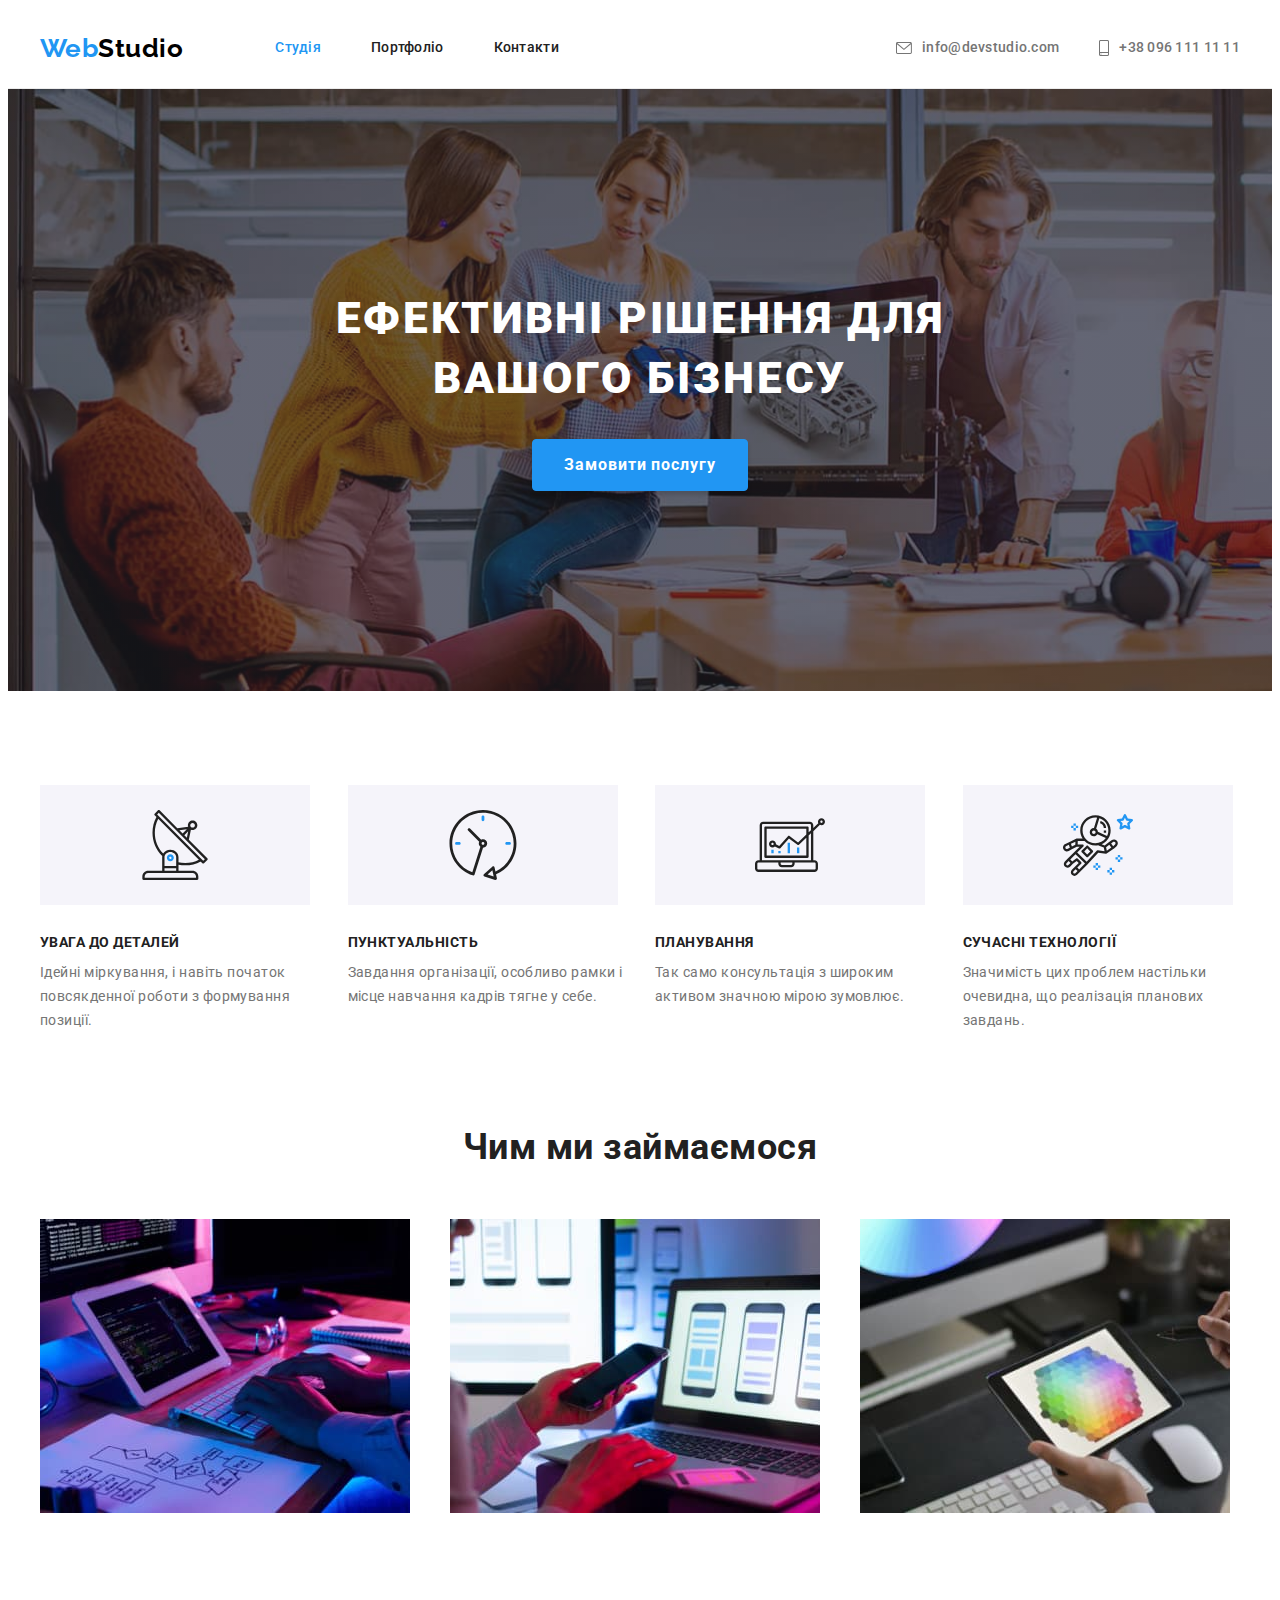
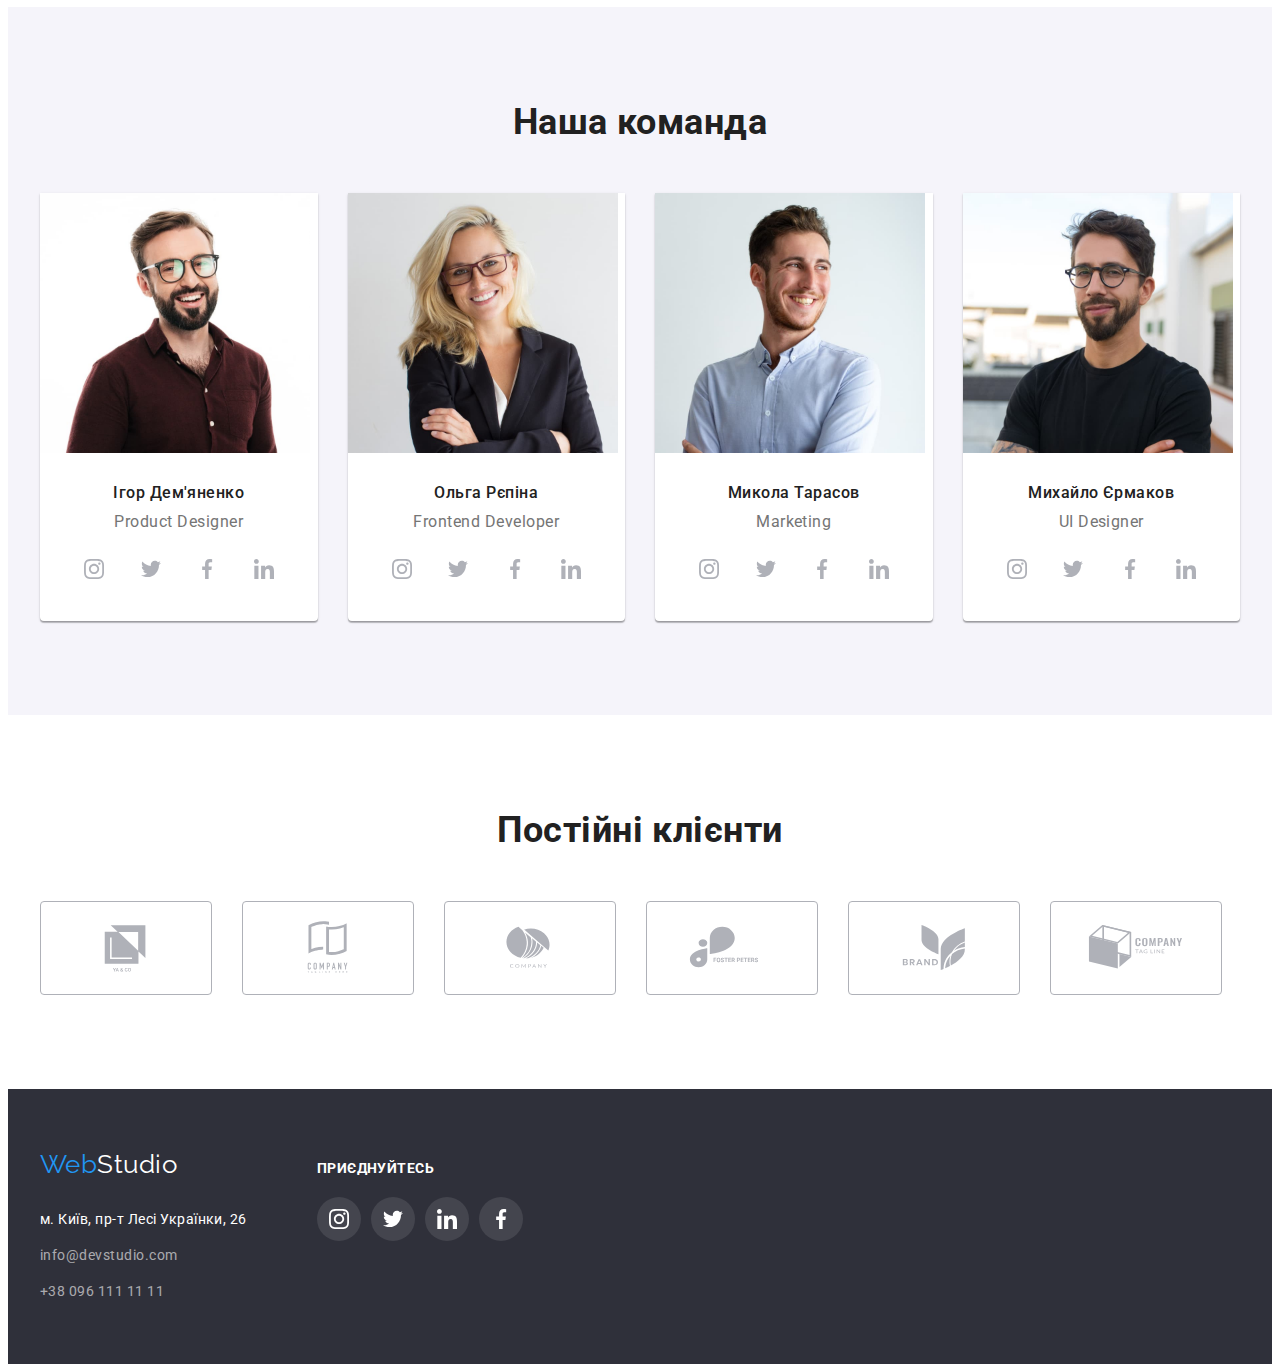
<file: index.html>
<!DOCTYPE html>
<html lang="uk">

<head>
  <meta charset="UTF-8" />
  <meta http-equiv="X-UA-Compatible" content="IE=edge" />
  <meta name="viewport" content="width=device-width, initial-scale=1.0" />
  <title>Студія</title>
  <link rel="preconnect" href="https://fonts.googleapis.com" />
  <link rel="preconnect" href="https://fonts.gstatic.com" crossorigin />
  <link href="https://fonts.googleapis.com/css2?family=Raleway:wght@700&family=Roboto:wght@400;500;700;900&display=swap"
    rel="stylesheet" />
  <link rel="stylesheet" href="https://cdnjs.cloudflare.com/ajax/libs/modern-normalize/1.1.0/modern-normalize.min.css"
    integrity="sha512-wpPYUAdjBVSE4KJnH1VR1HeZfpl1ub8YT/NKx4PuQ5NmX2tKuGu6U/JRp5y+Y8XG2tV+wKQpNHVUX03MfMFn9Q=="
    crossorigin="anonymous" referrerpolicy="no-referrer" />
  <link rel="stylesheet" href="./css/styles.css" />
</head>

<body>
  <!-- Header -->
  <header class="header">
    <div class="container header-container">
      <nav class="navigation">
        <a class="logo link" href="/" lang="en"><span class="logo-color">Web</span>Studio</a>
        <ul class="nav-list list">
          <li class="nav-list-item">
            <a class="link nav-list-link nav-list-active-page" href="">Студія</a>
          </li>
          <li class="nav-list-item">
            <a class="link nav-list-link" href="./portfolio.html">Портфоліо</a>
          </li>
          <li class="nav-list-item">
            <a class="link nav-list-link" href="">Контакти</a>
          </li>
        </ul>
      </nav>
      <ul class="list contact">
        <li class="contact-item">
          <a class="link contact-mail" href="mailto:info@devstudio.com"><svg class="contact-icon" width="16"
              height="12">
              <use href="./images/icons.svg#envelope"></use>
            </svg>info@devstudio.com</a>
        </li>
        <li class="contact-item">
          <a class="link contact-tel" href="tel:+380961111111"><svg class="contact-icon" width="10" height="16">
              <use href="./images/icons.svg#smartphone"></use>
            </svg>+38 096 111 11 11</a>
        </li>
      </ul>
    </div>
  </header>
  <main>
    <!-- Hero -->
    <section class="hero">
      <div class="container">
        <h1 class="main-title">Ефективні рішення для вашого бізнесу</h1>
        <button class="modal-btn" type="button">Замовити послугу</button>
      </div>
    </section>
    <!-- Features -->
    <section class="section features-section">
      <div class="container">
        <h2 class="visually-hidden">Особливості</h2>
        <ul class="list features-list">
          <li class="features-list-item">
            <div class="features-list-img">
              <svg class="features-icon" width="70" height="70">
                <use href="./images/icons.svg#antenna"></use>
              </svg>
            </div>
            <h3 class="features-list-title">Увага до деталей</h3>
            <p class="features-list-text">
              Ідейні міркування, і навіть початок повсякденної роботи з
              формування позиції.
            </p>
          </li>
          <li class="features-list-item">
            <div class="features-list-img">
              <svg class="features-icon" width="70" height="70">
                <use href="./images/icons.svg#clock"></use>
              </svg>
            </div>
            <h3 class="features-list-title">Пунктуальність</h3>
            <p class="features-list-text">
              Завдання організації, особливо рамки і місце навчання кадрів
              тягне у себе.
            </p>
          </li>
          <li class="features-list-item">
            <div class="features-list-img">
              <svg class="features-icon" width="70" height="70">
                <use href="./images/icons.svg#diagram"></use>
              </svg>
            </div>
            <h3 class="features-list-title">Планування</h3>
            <p class="features-list-text">
              Так само консультація з широким активом значною мірою зумовлює.
            </p>
          </li>
          <li class="features-list-item">
            <div class="features-list-img">
              <svg class="features-icon" width="70" height="70">
                <use href="./images/icons.svg#astronaut"></use>
              </svg>
            </div>
            <h3 class="features-list-title">Сучасні технології</h3>
            <p class="features-list-text">
              Значимість цих проблем настільки очевидна, що реалізація
              планових завдань.
            </p>
          </li>
        </ul>
      </div>
    </section>
    <!-- Tasks -->
    <section class="section">
      <div class="container">
        <h2 class="section-title">Чим ми займаємося</h2>
        <ul class="list tasks-list">
          <li class="tasks-list-item">
            <img src="./images/works/works-img-1.jpg" alt="десктопні програми" width="370" height="294" />
          </li>
          <li class="tasks-list-item">
            <img src="./images/works/works-img-2.jpg" alt="мобільні програми" width="370" height="294" />
          </li>
          <li class="tasks-list-item">
            <img src="./images/works/works-img-3.jpg" alt="дизайнерські рішення" width="370" height="294" />
          </li>
        </ul>
      </div>
    </section>
    <!-- Team -->
    <section class="team section">
      <div class="container">
        <h2 class="section-title">Наша команда</h2>
        <ul class="list team-list">
          <li class="team-list-card">
            <img src="./images/team/team-img-1.jpg" alt="Ігор Дем'яненко" width="270" height="260" />
            <div class="team-content-wrapper">
              <h3 class="team-list-title">Ігор Дем'яненко</h3>
              <p class="team-list-text" lang="en">Product Designer</p>
              <ul class="social-list list">
                <li class="social-list-item">
                  <a class="social-list-link" href=""><svg class="social-list-icon" width="20" height="20">
                      <use href="./images/icons.svg#instagram"></use>
                    </svg></a>
                </li>
                <li class="social-list-item">
                  <a class="social-list-link" href=""><svg class="social-list-icon" width="20" height="20">
                      <use href="./images/icons.svg#twitter"></use>
                    </svg></a>
                </li>
                <li class="social-list-item">
                  <a class="social-list-link" href=""><svg class="social-list-icon" width="20" height="20">
                      <use href="./images/icons.svg#facebook"></use>
                    </svg></a>
                </li>
                <li class="social-list-item">
                  <a class="social-list-link" href=""><svg class="social-list-icon" width="20" height="20">
                      <use href="./images/icons.svg#linkedin"></use>
                    </svg></a>
                </li>
              </ul>
            </div>
          </li>
          <li class="team-list-card">
            <img src="./images/team/team-img-2.jpg" alt="Ольга Рєпіна" width="270" height="260" />
            <div class="team-content-wrapper">
              <h3 class="team-list-title">Ольга Рєпіна</h3>
              <p class="team-list-text" lang="en">Frontend Developer</p>
              <ul class="social-list list">
                <li class="social-list-item">
                  <a class="social-list-link" href=""><svg class="social-list-icon" width="20" height="20">
                      <use href="./images/icons.svg#instagram"></use>
                    </svg></a>
                </li>
                <li class="social-list-item">
                  <a class="social-list-link" href=""><svg class="social-list-icon" width="20" height="20">
                      <use href="./images/icons.svg#twitter"></use>
                    </svg></a>
                </li>
                <li class="social-list-item">
                  <a class="social-list-link" href=""><svg class="social-list-icon" width="20" height="20">
                      <use href="./images/icons.svg#facebook"></use>
                    </svg></a>
                </li>
                <li class="social-list-item">
                  <a class="social-list-link" href=""><svg class="social-list-icon" width="20" height="20">
                      <use href="./images/icons.svg#linkedin"></use>
                    </svg></a>
                </li>
              </ul>
            </div>
          </li>
          <li class="team-list-card">
            <img src="./images/team/team-img-3.jpg" alt="Микола Тарасов" width="270" height="260" />
            <div class="team-content-wrapper">
              <h3 class="team-list-title">Микола Тарасов</h3>
              <p class="team-list-text" lang="en">Marketing</p>
              <ul class="social-list list">
                <li class="social-list-item">
                  <a class="social-list-link" href=""><svg class="social-list-icon" width="20" height="20">
                      <use href="./images/icons.svg#instagram"></use>
                    </svg></a>
                </li>
                <li class="social-list-item">
                  <a class="social-list-link" href=""><svg class="social-list-icon" width="20" height="20">
                      <use href="./images/icons.svg#twitter"></use>
                    </svg></a>
                </li>
                <li class="social-list-item">
                  <a class="social-list-link" href=""><svg class="social-list-icon" width="20" height="20">
                      <use href="./images/icons.svg#facebook"></use>
                    </svg></a>
                </li>
                <li class="social-list-item">
                  <a class="social-list-link" href=""><svg class="social-list-icon" width="20" height="20">
                      <use href="./images/icons.svg#linkedin"></use>
                    </svg></a>
                </li>
              </ul>
            </div>
          </li>
          <li class="team-list-card">
            <img src="./images/team/team-img-4.jpg" alt="Михайло Єрмаков" width="270" height="260" />
            <div class="team-content-wrapper">
              <h3 class="team-list-title">Михайло Єрмаков</h3>
              <p class="team-list-text" lang="en">UI Designer</p>
              <ul class="social-list list">
                <li class="social-list-item">
                  <a class="social-list-link" href=""><svg class="social-list-icon" width="20" height="20">
                      <use href="./images/icons.svg#instagram"></use>
                    </svg></a>
                </li>
                <li class="social-list-item">
                  <a class="social-list-link" href=""><svg class="social-list-icon" width="20" height="20">
                      <use href="./images/icons.svg#twitter"></use>
                    </svg></a>
                </li>
                <li class="social-list-item">
                  <a class="social-list-link" href=""><svg class="social-list-icon" width="20" height="20">
                      <use href="./images/icons.svg#facebook"></use>
                    </svg></a>
                </li>
                <li class="social-list-item">
                  <a class="social-list-link" href=""><svg class="social-list-icon" width="20" height="20">
                      <use href="./images/icons.svg#linkedin"></use>
                    </svg></a>
                </li>
              </ul>
            </div>
          </li>
        </ul>
      </div>
    </section>
    <!-- Clients -->
    <section class="clients section">
      <div class="container">
        <h2 class="section-title">Постійні клієнти</h2>
        <ul class="clients-list list">
          <li class="clients-list-item">
            <a class="clients-logo link" href=""><svg class="clients-icon">
                <use href="./images/icons.svg#logo"></use>
              </svg></a>
          </li>
          <li class="clients-list-item">
            <a class="clients-logo link" href=""><svg class="clients-icon">
                <use href="./images/icons.svg#logo-1"></use>
              </svg></a>
          </li>
          <li class="clients-list-item">
            <a class="clients-logo link" href=""><svg class="clients-icon">
                <use href="./images/icons.svg#logo-2"></use>
              </svg></a>
          </li>
          <li class="clients-list-item">
            <a class="clients-logo link" href=""><svg class="clients-icon">
                <use href="./images/icons.svg#logo-3"></use>
              </svg></a>
          </li>
          <li class="clients-list-item">
            <a class="clients-logo link" href=""><svg class="clients-icon">
                <use href="./images/icons.svg#logo-4"></use>
              </svg></a>
          </li>
          <li class="clients-list-item">
            <a class="clients-logo link" href=""><svg class="clients-icon">
                <use href="./images/icons.svg#logo-5"></use>
              </svg></a>
          </li>
        </ul>
      </div>
    </section>
  </main>
  <!-- Footer -->
  <footer class="footer">
    <div class="container footer-container">
      <div class="footer-left-side">
        <a class="logo-footer link" href="/" lang="en"><span class="logo-color">Web</span>Studio</a>
        <address>
          <ul class="list address-list">
            <li class="address-list-item">
              <a class="link address-list-link address-list-address" href="https://goo.gl/maps/isuV4R65W3E8o1DZ9"
                target="_blank" rel="noopener noreferrer">м. Київ, пр-т Лесі Українки, 26</a>
            </li>
            <li class="address-list-item">
              <a class="link address-list-link" href="mailto:info@devstudio.com">info@devstudio.com</a>
            </li>
            <li class="address-list-item">
              <a class="link address-list-link" href="tel:+380961111111">+38 096 111 11 11</a>
            </li>
          </ul>
        </address>
      </div>
      <div>
        <h3 class="footer-social-title">приєднуйтесь</h3>
        <ul class="list footer-social-list">
          <li class="footer-social-item">
            <a class="footer-social-list-link social-list-link" href=""><svg
                class="footer-social-list-icon social-list-icon" width="20" height="20">
                <use href="./images/icons.svg#instagram"></use>
              </svg></a>
          </li>
          <li class="footer-social-item">
            <a class="footer-social-list-link social-list-link" href=""><svg
                class="footer-social-list-icon social-list-icon" width="20" height="20">
                <use href="./images/icons.svg#twitter"></use>
              </svg></a>
          </li>
          <li class="footer-social-item">
            <a class="footer-social-list-link social-list-link" href=""><svg
                class="footer-social-list-icon social-list-icon" width="20" height="20">
                <use href="./images/icons.svg#linkedin"></use>
              </svg></a>
          </li>
          <li class="footer-social-item">
            <a class="footer-social-list-link social-list-link" href=""><svg
                class="footer-social-list-icon social-list-icon" width="20" height="20">
                <use href="./images/icons.svg#facebook"></use>
              </svg></a>
          </li>
        </ul>
      </div>
    </div>
  </footer>
</body>

</html>
</file>
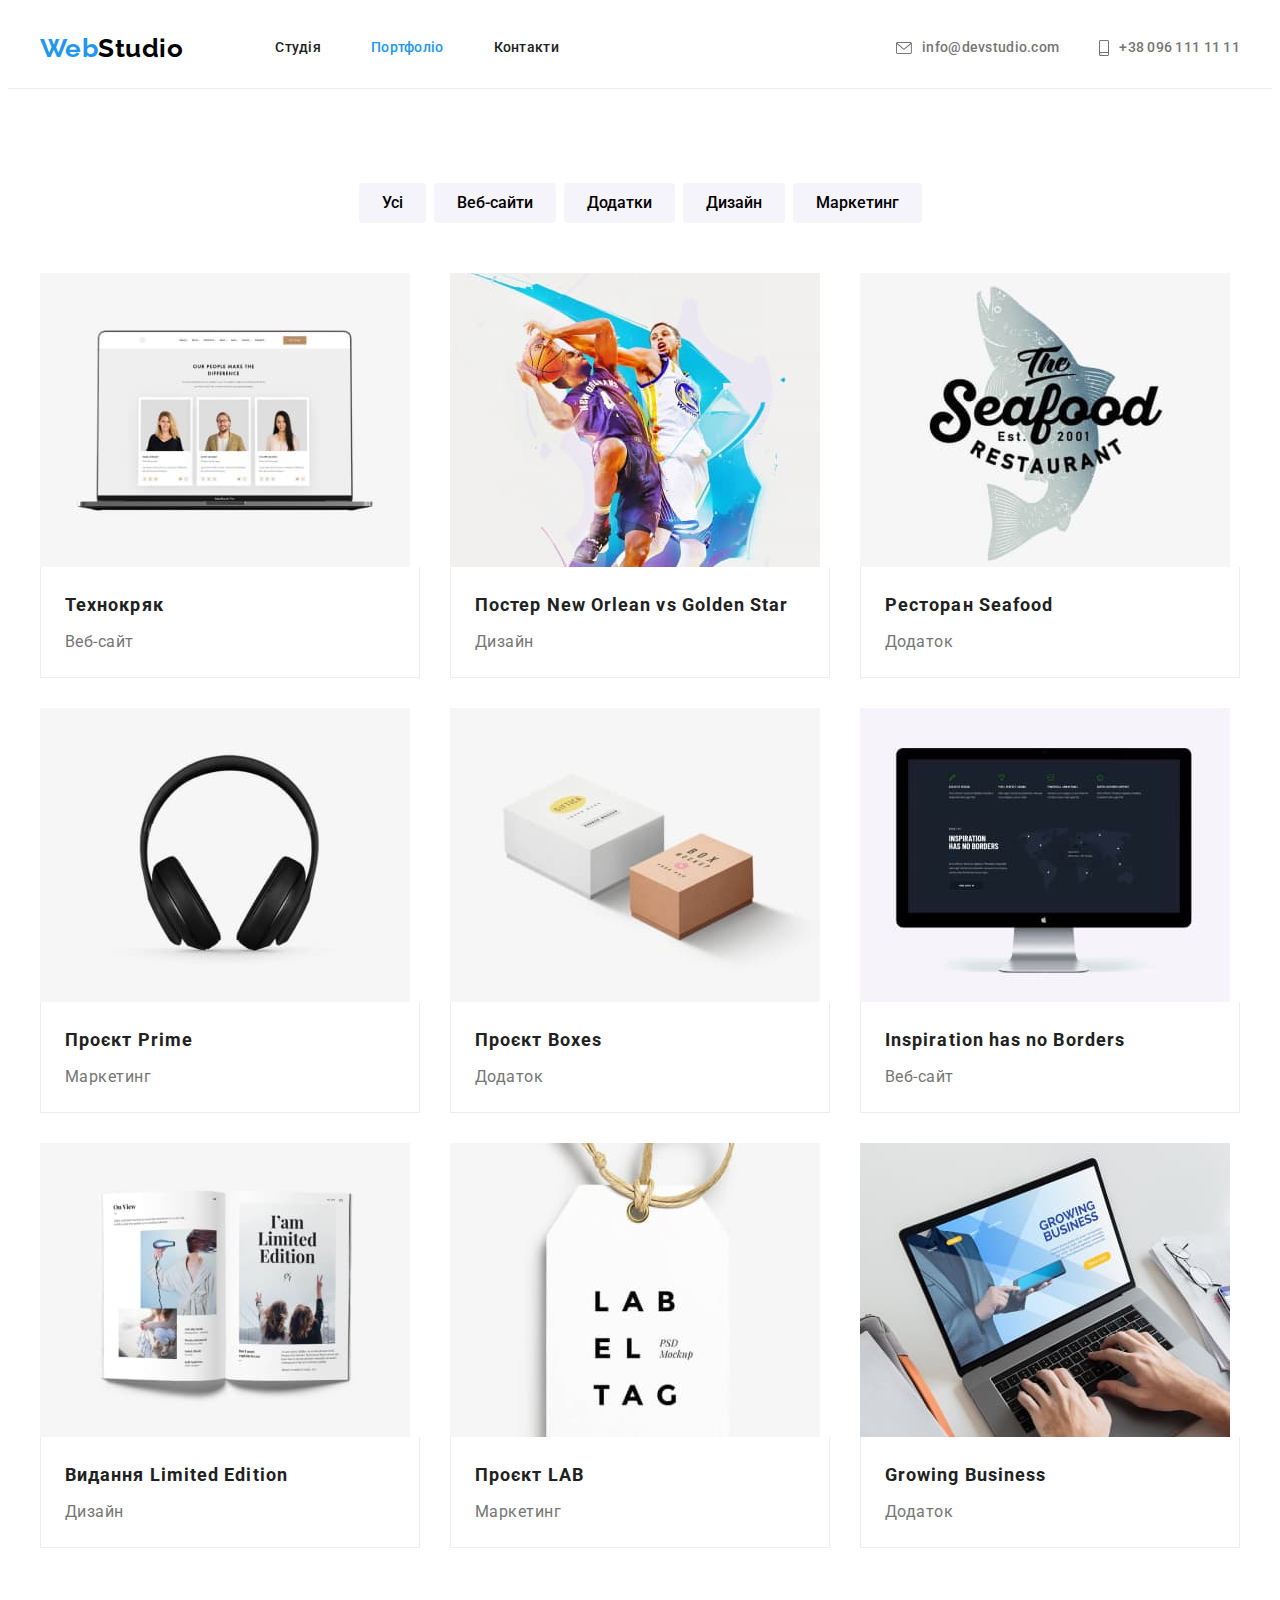
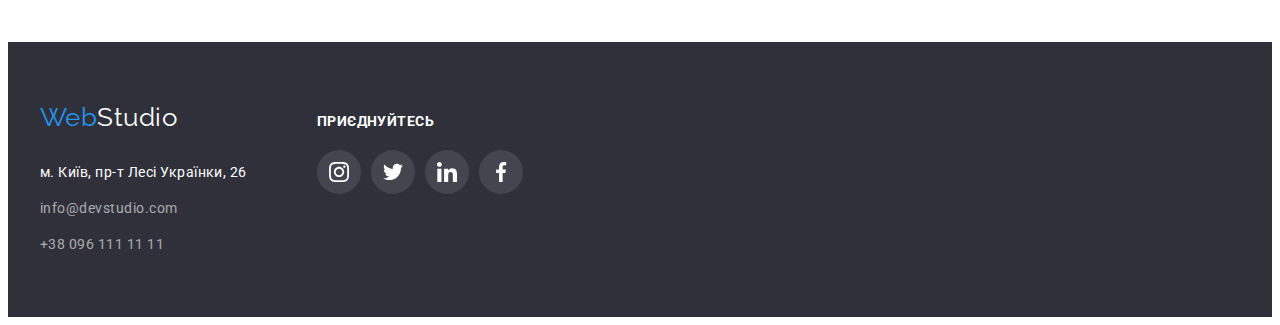
<file: portfolio.html>
<!DOCTYPE html>
<html lang="uk">

<head>
  <meta charset="UTF-8" />
  <meta http-equiv="X-UA-Compatible" content="IE=edge" />
  <meta name="viewport" content="width=device-width, initial-scale=1.0" />
  <title>Портфоліо</title>
  <link rel="preconnect" href="https://fonts.googleapis.com" />
  <link rel="preconnect" href="https://fonts.gstatic.com" crossorigin />
  <link href="https://fonts.googleapis.com/css2?family=Raleway:wght@700&family=Roboto:wght@400;500;700;900&display=swap"
    rel="stylesheet" />
  <link rel="stylesheet" href="https://cdnjs.cloudflare.com/ajax/libs/modern-normalize/1.1.0/modern-normalize.min.css"
    integrity="sha512-wpPYUAdjBVSE4KJnH1VR1HeZfpl1ub8YT/NKx4PuQ5NmX2tKuGu6U/JRp5y+Y8XG2tV+wKQpNHVUX03MfMFn9Q=="
    crossorigin="anonymous" referrerpolicy="no-referrer" />
  <link rel="stylesheet" href="./css/styles.css" />
</head>

<body>
  <!-- Header -->
  <header class="header">
    <div class="container header-container">
      <nav class="navigation">
        <a class="logo link" href="/" lang="en"><span class="logo-color">Web</span>Studio</a>
        <ul class="nav-list list">
          <li class="nav-list-item">
            <a class="link nav-list-link" href="./index.html">Студія</a>
          </li>
          <li class="nav-list-item">
            <a class="link nav-list-link nav-list-active-page" href="./portfolio.html">Портфоліо</a>
          </li>
          <li class="nav-list-item">
            <a class="link nav-list-link" href="">Контакти</a>
          </li>
        </ul>
      </nav>
      <ul class="list contact">
        <li class="contact-item">
          <a class="link contact-mail" href="mailto:info@devstudio.com"><svg class="contact-icon" width="16"
              height="12">
              <use href="./images/icons.svg#envelope"></use>
            </svg>info@devstudio.com</a>
        </li>
        <li class="contact-item">
          <a class="link contact-tel" href="tel:+380961111111"><svg class="contact-icon" width="10" height="16">
              <use href="./images/icons.svg#smartphone"></use>
            </svg>+38 096 111 11 11</a>
        </li>
      </ul>
    </div>
  </header>
  <main>
    <!-- Portfolio Hero -->
    <section class="section">
      <div class="container">
        <h1 class="visually-hidden">Портфоліо</h1>
        <ul class="list portfolio-filter">
          <li class="portfolio-filter-item">
            <button class="portfolio-filter-btn" type="button">Усі</button>
          </li>
          <li class="portfolio-filter-item">
            <button class="portfolio-filter-btn" type="button">
              Веб-сайти
            </button>
          </li>
          <li class="portfolio-filter-item">
            <button class="portfolio-filter-btn" type="button">
              Додатки
            </button>
          </li>
          <li class="portfolio-filter-item">
            <button class="portfolio-filter-btn" type="button">Дизайн</button>
          </li>
          <li class="portfolio-filter-item">
            <button class="portfolio-filter-btn" type="button">
              Маркетинг
            </button>
          </li>
        </ul>
        <ul class="list portfolio-works-list">
          <li class="portfolio-works-list-item">
            <a class="link portfolio-works-list-link" href=""><img src="./images/portfolio/portfolio-img-1.jpg" alt="Ноутбук з веб-сайтом"
                width="370" height="294" />
              <div class="portfolio-works-content-wrapper">
                <h2 class="portfolio-works-list-title">Технокряк</h2>
                <p class="portfolio-works-list-text">Веб-сайт</p>
              </div>
            </a>
          </li>
          <li class="portfolio-works-list-item">
            <a class="link portfolio-works-list-link" href=""><img src="./images/portfolio/portfolio-img-2.jpg" alt="Гравці в баскетбол"
                width="370" height="294" />
              <div class="portfolio-works-content-wrapper">
                <h2 class="portfolio-works-list-title">
                  Постер <span lang="en">New Orlean vs Golden Star</span>
                </h2>
                <p class="portfolio-works-list-text">Дизайн</p>
              </div>
            </a>
          </li>
          <li class="portfolio-works-list-item">
            <a class="link portfolio-works-list-link" href=""><img src="./images/portfolio/portfolio-img-3.jpg" alt="Логотип ресторану"
                width="370" height="294" />
              <div class="portfolio-works-content-wrapper">
                <h2 class="portfolio-works-list-title">
                  Ресторан <span lang="en">Seafood</span>
                </h2>
                <p class="portfolio-works-list-text">Додаток</p>
              </div>
            </a>
          </li>
          <li class="portfolio-works-list-item">
            <a class="link portfolio-works-list-link" href=""><img src="./images/portfolio/portfolio-img-4.jpg" alt="Навушники" width="370"
                height="294" />
              <div class="portfolio-works-content-wrapper">
                <h2 class="portfolio-works-list-title">
                  Проєкт <span lang="en">Prime</span>
                </h2>
                <p class="portfolio-works-list-text">Маркетинг</p>
              </div>
            </a>
          </li>
          <li class="portfolio-works-list-item">
            <a class="link portfolio-works-list-link" href=""><img src="./images/portfolio/portfolio-img-5.jpg" alt="Дві коробки" width="370"
                height="294" />
              <div class="portfolio-works-content-wrapper">
                <h2 class="portfolio-works-list-title">
                  Проєкт <span lang="en">Boxes</span>
                </h2>
                <p class="portfolio-works-list-text">Додаток</p>
              </div>
            </a>
          </li>
          <li class="portfolio-works-list-item">
            <a class="link portfolio-works-list-link" href=""><img src="./images/portfolio/portfolio-img-6.jpg" alt="Веб-сайт на моніторі"
                width="370" height="294" />
              <div class="portfolio-works-content-wrapper">
                <h2 class="portfolio-works-list-title">
                  <span lang="en">Inspiration has no Borders</span>
                </h2>
                <p class="portfolio-works-list-text">Веб-сайт</p>
              </div>
            </a>
          </li>
          <li class="portfolio-works-list-item">
            <a class="link portfolio-works-list-link" href=""><img src="./images/portfolio/portfolio-img-7.jpg" alt="Рекламний буклет" width="370"
                height="294" />
              <div class="portfolio-works-content-wrapper">
                <h2 class="portfolio-works-list-title">
                  Видання <span lang="en">Limited Edition</span>
                </h2>
                <p class="portfolio-works-list-text">Дизайн</p>
              </div>
            </a>
          </li>
          <li class="portfolio-works-list-item">
            <a class="link portfolio-works-list-link" href=""><img src="./images/portfolio/portfolio-img-8.jpg" alt="Бірка" width="370"
                height="294" />
              <div class="portfolio-works-content-wrapper">
                <h2 class="portfolio-works-list-title">
                  Проєкт <span lang="en">LAB</span>
                </h2>
                <p class="portfolio-works-list-text">Маркетинг</p>
              </div>
            </a>
          </li>
          <li class="portfolio-works-list-item">
            <a class="link portfolio-works-list-link" href=""><img src="./images/portfolio/portfolio-img-9.jpg" alt="Додаток на ноутбуці"
                width="370" height="294" />
              <div class="portfolio-works-content-wrapper">
                <h2 class="portfolio-works-list-title">
                  <span lang="en">Growing Business</span>
                </h2>
                <p class="portfolio-works-list-text">Додаток</p>
              </div>
            </a>
          </li>
        </ul>
      </div>
    </section>
  </main>
  <!-- Footer -->
  <footer class="footer">
    <div class="container footer-container">
      <div class="footer-left-side">
        <a class="logo-footer link" href="/" lang="en"><span class="logo-color">Web</span>Studio</a>
        <address>
          <ul class="list address-list">
            <li class="address-list-item">
              <a class="link address-list-link address-list-address" href="https://goo.gl/maps/isuV4R65W3E8o1DZ9"
                target="_blank" rel="noopener noreferrer">м. Київ, пр-т Лесі Українки, 26</a>
            </li>
            <li class="address-list-item">
              <a class="link address-list-link" href="mailto:info@devstudio.com">info@devstudio.com</a>
            </li>
            <li class="address-list-item">
              <a class="link address-list-link" href="tel:+380961111111">+38 096 111 11 11</a>
            </li>
          </ul>
        </address>
      </div>
      <div>
        <h3 class="footer-social-title">приєднуйтесь</h3>
        <ul class="list footer-social-list">
          <li class="footer-social-item">
            <a class="footer-social-list-link social-list-link" href=""><svg
                class="footer-social-list-icon social-list-icon" width="20" height="20">
                <use href="./images/icons.svg#instagram"></use>
              </svg></a>
          </li>
          <li class="footer-social-item">
            <a class="footer-social-list-link social-list-link" href=""><svg
                class="footer-social-list-icon social-list-icon" width="20" height="20">
                <use href="./images/icons.svg#twitter"></use>
              </svg></a>
          </li>
          <li class="footer-social-item">
            <a class="footer-social-list-link social-list-link" href=""><svg
                class="footer-social-list-icon social-list-icon" width="20" height="20">
                <use href="./images/icons.svg#linkedin"></use>
              </svg></a>
          </li>
          <li class="footer-social-item">
            <a class="footer-social-list-link social-list-link" href=""><svg
                class="footer-social-list-icon social-list-icon" width="20" height="20">
                <use href="./images/icons.svg#facebook"></use>
              </svg></a>
          </li>
        </ul>
      </div>
    </div>
  </footer>
</body>

</html>
</file>
<file: css/styles.css>
:root {
  --primary-font-family: "Roboto", sans-serif;
  --secondary-font-family: "Raleway", sans-serif;
  --primary-text-color-theme-dark: #ffffff;
  --primary-text-color-theme-light: #757575;
  --secondary-text-color-theme-dark: rgba(255, 255, 255, 0.6);
  --secondary-text-color-theme-light: #212121;
  --accent-color: #2196f3;
  --primary-logo-color: #000000;
  --secondary-button-color: #188ce8;
  --primary-backgraund-color: #f5f4fa;
  --secondary-backgraund-color: #2f303a;
  --primary-border-color: #ececec;
  --secondary-border-color: #eeeeee;
}

body {
  background: var(--primary-text-color-theme-dark);
  color: var(--secondary-text-color-theme-light);
  font-family: var(--primary-font-family);
  letter-spacing: 0.03em;
}

h1,
h2,
h3,
h4,
h5,
h6,
p {
  margin-top: 0;
  margin-bottom: 0;
}

ul,
ol {
  margin-top: 0;
  margin-bottom: 0;
  padding-left: 0;
}

img {
  display: block;
}

address {
  font-style: normal;
}

.list {
  list-style: none;
}

.link {
  text-decoration: none;
}

.section {
  padding-top: 94px;
  padding-bottom: 94px;
}

.container {
  width: 1200px;
  padding-left: 15px;
  padding-right: 15px;
  margin-left: auto;
  margin-right: auto;
}

/* ====== START COMPONENTS ======*/
.logo {
  font-family: var(--secondary-font-family);
  font-weight: 700;
  font-size: 26px;
  line-height: 1.19;
  margin-right: 92px;
  color: var(--primary-logo-color);
}

.logo-color {
  color: var(--accent-color);
}

.section-title {
  margin-bottom: 50px;

  font-weight: 700;
  font-size: 36px;
  line-height: 1.17;
  text-align: center;
}

.visually-hidden {
  position: absolute;
  width: 1px;
  height: 1px;
  margin: -1px;
  padding: 0;
  overflow: hidden;
  border: 0;
  clip: rect(0 0 0 0);
}

.social-list {
  display: flex;
  justify-content: space-between;
}

.social-list-link {
  display: flex;
  align-items: center;
  justify-content: center;
  width: 44px;
  height: 44px;
  border-radius: 50%;
}

.social-list-icon {
  fill: #afb1b8;
}

.social-list-link:hover .social-list-icon,
.social-list-link:focus .social-list-icon {
  fill: var(--primary-text-color-theme-dark);
}

.social-list-link:hover,
.social-list-link:focus {
  background-color: var(--accent-color);
}

/* ====== END COMPONENTS ======*/
/* ====== START HEADER ======*/
.header {
  border-bottom: 1px solid var(--primary-border-color);
}

.header-container {
  display: flex;
  align-items: center;
  justify-content: space-between;
}

.navigation {
  display: flex;
  align-items: center;
}

.nav-list {
  display: flex;
  align-items: center;
}

.contact {
  display: flex;
  align-items: center;
}

.contact-icon {
  display: inline-flex;
  margin-right: 10px;
  fill: var(--primary-text-color-theme-light);
}

.nav-list-item:not(:last-child) {
  margin-right: 50px;
}

.contact-item:not(:last-child) {
  margin-right: 40px;
}

.nav-list-link {
  color: var(--secondary-text-color-theme-light);
  display: block;
  padding-top: 32px;
  padding-bottom: 32px;
  font-weight: 500;
  font-size: 14px;
  line-height: 1.14;
  letter-spacing: 0.02em;
}

.nav-list-active-page {
  color: var(--accent-color);
}

.contact-mail,
.contact-tel {
  display: flex;
  align-items: center;
  justify-content: center;
  font-weight: 500;
  font-size: 14px;
  line-height: 1.14;
  letter-spacing: 0.02em;
  color: var(--primary-text-color-theme-light);
}

.contact-mail:hover .contact-icon,
.contact-mail:focus .contact-icon,
.contact-tel:hover .contact-icon,
.contact-tel:focus .contact-icon {
  fill: var(--accent-color);
}

.nav-list-link:hover,
.nav-list-link:focus,
.contact-mail:hover,
.contact-mail:focus,
.contact-tel:hover,
.contact-tel:focus {
  color: var(--accent-color);
}

/* ====== END HEADER ======*/
/* ====== START HERO ======*/
.hero {
  max-width: 1600px;
  margin-left: auto;
  margin-right: auto;
  background-image: linear-gradient(rgba(47, 48, 58, 0.4),
      rgba(47, 48, 58, 0.4)),
    url("../images/hero/bg.jpg");
  background-size: cover;
  background-color: #c4c4c4;
  padding-top: 200px;
  padding-bottom: 200px;
  text-align: center;
}

.main-title {
  max-width: 696px;
  margin-left: auto;
  margin-right: auto;
  margin-bottom: 30px;
  font-weight: 900;
  font-size: 44px;
  line-height: 1.36;
  letter-spacing: 0.06em;
  text-transform: uppercase;
  color: var(--primary-text-color-theme-dark);
}

.modal-btn {
  min-width: 216px;
  padding: 10px 20px;
  border: 1px solid var(--accent-color);
  border-radius: 4px;
  background: var(--accent-color);
  font-family: inherit;
  font-weight: 700;
  font-size: 16px;
  line-height: 1.88;
  letter-spacing: 0.06em;
  color: var(--primary-text-color-theme-dark);
  cursor: pointer;
  box-shadow: 0px 4px 4px rgba(0, 0, 0, 0.15);
}

.modal-btn:hover,
.modal-btn:focus {
  background: var(--secondary-button-color);
}

/* ====== END HERO ======*/
/* ====== START FEATURES ======*/

.features-section {
  padding-bottom: 0;
}

.features-list {
  display: flex;
  flex-wrap: wrap;
  gap: 30px;
}

.features-list-item {
  flex-basis: calc((100% - 3 * 30px) / 4);
}

.features-list-img {
  display: flex;
  align-items: center;
  justify-content: center;
  width: 270px;
  height: 120px;
  margin-bottom: 30px;
  background-color: var(--primary-backgraund-color);
}

.features-icon {
  fill: var(--secondary-text-color-theme-light);
}

.features-list-title {
  margin-bottom: 10px;
  font-weight: 700;
  font-size: 14px;
  line-height: 1.14;
  text-transform: uppercase;
}

/* ====== END FEATURES ======*/
/* ====== START TASKS ======*/
.tasks-list {
  display: flex;
  flex-wrap: wrap;
  gap: 30px;
}

.tasks-list-item {
  flex-basis: calc((100% - 2 * 30px) / 3);
}

.features-list-text {
  font-size: 14px;
  line-height: 1.71;
  color: var(--primary-text-color-theme-light);
}

/* ====== END TASKS ======*/
/* ====== START TEAM ======*/
.team {
  background-color: var(--primary-backgraund-color);
}

.team-list {
  display: flex;
  flex-wrap: wrap;
  gap: 30px;
}

.team-list-card {
  flex-basis: calc((100% - 3 * 30px) / 4);
  background: var(--primary-text-color-theme-dark);
  box-shadow: 0px 1px 3px rgba(0, 0, 0, 0.12), 0px 1px 1px rgba(0, 0, 0, 0.14),
    0px 2px 1px rgba(0, 0, 0, 0.2);
  border-radius: 0px 0px 4px 4px;
}

.team-content-wrapper {
  padding-top: 30px;
  padding-bottom: 30px;
  padding-left: 32px;
  padding-right: 32px;
}

.team-list-title {
  margin-bottom: 10px;
  font-weight: 500;
  font-size: 16px;
  line-height: 1.19;
  text-align: center;
}

.team-list-text {
  margin-bottom: 16px;
  font-size: 16px;
  line-height: 1.19;
  text-align: center;
  color: var(--primary-text-color-theme-light);
}

/* ====== END TEAM ======*/
/* ====== START CLIENTS ======*/
.clients-list {
  display: flex;
  flex-wrap: wrap;
  gap: 30px;
}

.clients-list-item {
  flex-basis: calc((100% - 6 * 30px) / 6);
}

.clients-logo {
  display: flex;
  align-items: center;
  justify-content: center;
  width: 170px;
  height: 92px;
  border: 1px solid #AFB1B8;
  border-radius: 4px;
}

.clients-logo:hover,
.clients-logo:focus {
  border: 1px solid var(--accent-color);
}

.clients-logo:hover .clients-icon,
.clients-logo:focus .clients-icon {
  fill: var(--accent-color);
}

.clients-icon {
  width: 106px;
  height: 60px;
  fill: #AFB1B8;
}

/* ====== END CLIENTS ======*/
/* ====== START FOOTER ======*/
.footer {
  padding-top: 60px;
  padding-bottom: 60px;
  background-color: var(--secondary-backgraund-color);
}

.footer-container {
  display: flex;
  align-items: baseline;
}
.footer-left-side {
  margin-right: 70px;
}

.logo-footer {
  font-family: var(--secondary-font-family);
  display: block;
  margin-bottom: 28px;
  font-weight: 700px;
  font-size: 26px;
  line-height: 1.19;
  color: var(--primary-text-color-theme-dark);
}

.address-list-item:not(:last-child) {
  margin-bottom: 12px;
}

.address-list-link {
  font-size: 14px;
  line-height: 1.71;
  color: var(--secondary-text-color-theme-dark);
}

.address-list-address {
  color: var(--primary-text-color-theme-dark);
}

.address-list-link:hover,
.address-list-link:focus {
  color: var(--accent-color);
}

.footer-social-title {
  margin-bottom: 20px;
  font-size: 14px;
  line-height: 1.14;
  letter-spacing: 0.03em;
  text-transform: uppercase;
  color: var(--primary-text-color-theme-dark);
}

.footer-social-list {
  display: flex;
}

.footer-social-item:not(:last-child) {
  margin-right: 10px;
}

.footer-social-list-link {
  background-color: rgba(255, 255, 255, 0.1);
}

.footer-social-list-icon {
  fill: var(--primary-text-color-theme-dark);
}

/* ====== END FOOTER ======*/
/* ====== START PORTFOLIO HERO ======*/
.portfolio-filter {
  display: flex;
  align-items: center;
  margin-bottom: 50px;
  justify-content: center;
}

.portfolio-filter-item:not(:last-child) {
  margin-right: 8px;
}

.portfolio-filter-btn {
  min-width: 67px;
  padding: 6px 22px;
  border: 1px solid transparent;
  border-radius: 4px;
  font-family: inherit;
  font-weight: 500;
  font-size: 16px;
  line-height: 1.63;
  cursor: pointer;
  background-color: var(--primary-backgraund-color);
}

.portfolio-filter-btn:hover,
.portfolio-filter-btn:focus {
  color: var(--primary-text-color-theme-dark);
  background-color: var(--accent-color);
  box-shadow: 0px 3px 1px rgba(0, 0, 0, 0.1), 0px 1px 2px rgba(0, 0, 0, 0.08), 0px 2px 2px rgba(0, 0, 0, 0.12);
}

.portfolio-works-list {
  display: flex;
  flex-wrap: wrap;
  gap: 30px;
}

.portfolio-works-list-item {
  flex-basis: calc((100% - 2 * 30px) / 3);
}
.portfolio-works-list-link {
  display: block;
}
.portfolio-works-list-link:hover {
  box-shadow: 0px 1px 1px rgba(0, 0, 0, 0.12), 0px 4px 4px rgba(0, 0, 0, 0.06), 1px 4px 6px rgba(0, 0, 0, 0.16);
}

.portfolio-works-content-wrapper {
  padding: 20px 24px;
  border-right: 1px solid var(--secondary-border-color);
  border-bottom: 1px solid var(--secondary-border-color);
  border-left: 1px solid var(--secondary-border-color);
}

.portfolio-works-list-title {
  margin-bottom: 4px;
  color: var(--secondary-text-color-theme-light);
  font-weight: 700;
  font-size: 18px;
  line-height: 2;
  letter-spacing: 0.06em;
}

.portfolio-works-list-text {
  font-size: 16px;
  line-height: 1.88;
  color: var(--primary-text-color-theme-light);
}

/* ====== END PORTFOLIO HERO ======*/
</file>
